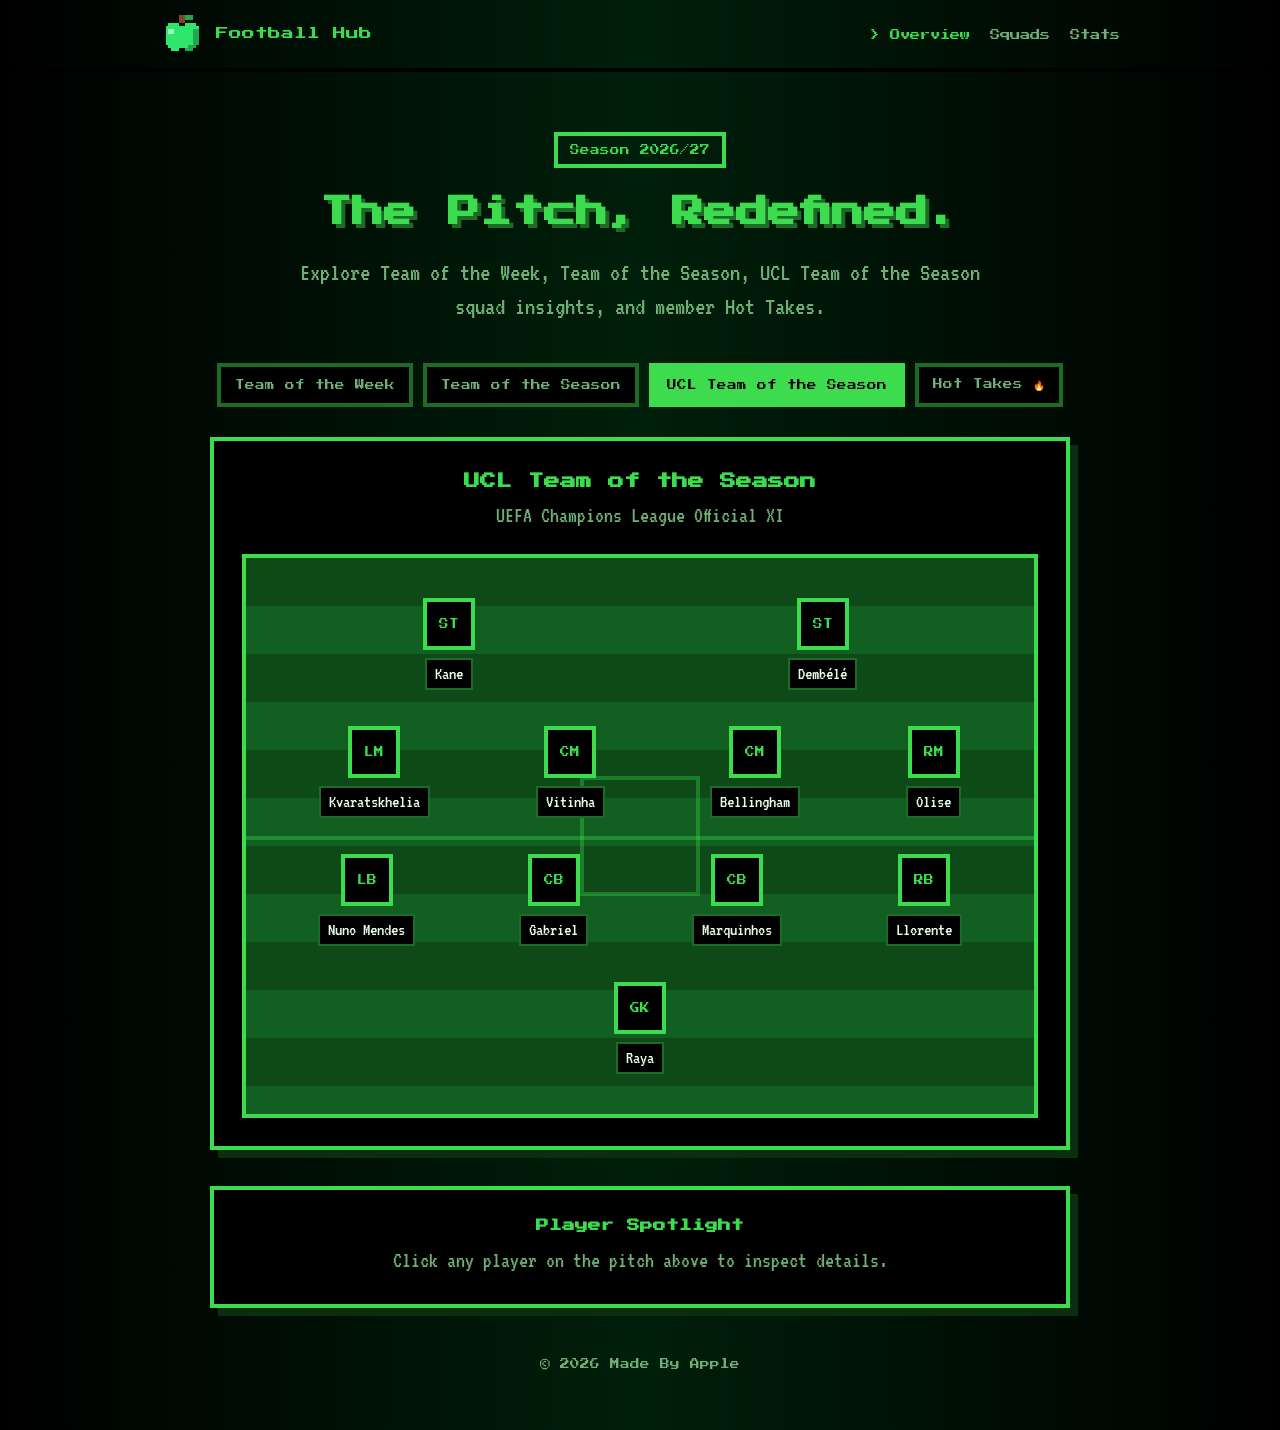
<file: AppleFC/index.html>
<!DOCTYPE html>
<html lang="en">
<head>
  <meta charset="UTF-8">
  <meta name="viewport" content="width=device-width, initial-scale=1.0">
  <title>Apples Football Hub</title>
  <link rel="icon" type="image/png" href="[data-uri]">
  <link rel="preconnect" href="https://fonts.googleapis.com">
  <link rel="preconnect" href="https://fonts.gstatic.com" crossorigin>
  <link href="https://fonts.googleapis.com/css2?family=Press+Start+2P&family=VT323&display=swap" rel="stylesheet">
  <link rel="stylesheet" href="style.css">
</head>
<body>

  <nav class="navbar">
    <div class="nav-container">
      <a href="index.html" class="brand">
        <img src="[data-uri]" alt="" class="logo">
        <span>Football Hub</span>
      </a>
      <ul class="nav-links">
        <li><a href="index.html" class="nav-item active">Overview</a></li>
        <li><a href="squads.html" class="nav-item">Squads</a></li>
        <li><a href="stats.html" class="nav-item">Stats</a></li>
      </ul>
    </div>
  </nav>

  <header class="hero-section">
    <span class="badge">Season 2026/27</span>
    <h1>The Pitch, Redefined.</h1>
    <p>Explore Team of the Week, Team of the Season, UCL Team of the Season squad insights, and member Hot Takes.</p>
  </header>

  <main class="hub-container">

    <section class="tab-section">
      <div class="tabs">
        <button class="tab-btn" onclick="switchCategory('totw', this)">Team of the Week</button>
        <button class="tab-btn" onclick="switchCategory('tots', this)">Team of the Season</button>
        <button class="tab-btn active" onclick="switchCategory('ucl', this)">UCL Team of the Season</button>
        <button class="tab-btn" onclick="switchCategory('hotTakes', this)">Hot Takes 🔥</button>
      </div>
    </section>

    <section class="pitch-card-wrapper" id="squad-view">
      <div class="card-header">
        <h2 id="category-title">UCL Team of the Season</h2>
        <p id="category-sub">UEFA Champions League Official XI</p>
      </div>

      <div class="pitch">
        <div class="pitch-line center-circle"></div>
        <div class="pitch-line half-line"></div>

        <div class="pitch-row" id="row-forwards"></div>
        <div class="pitch-row" id="row-midfielders"></div>
        <div class="pitch-row" id="row-defenders"></div>
        <div class="pitch-row" id="row-gk"></div>
      </div>
    </section>

    <section class="pitch-card-wrapper" id="hot-takes-view" hidden>
      <div class="card-header">
        <h2>Member Hot Takes 🔥</h2>
        <p>Share your boldest predictions and controversial football opinions.</p>
      </div>

      <div id="hot-takes-feed" class="hot-takes-feed"></div>

      <div class="post-take-box">
        <form id="hot-take-form" class="take-form" onsubmit="handlePostTake(event)">
          <input type="text" id="take-author" class="text-input" placeholder="Your Name or @handle" required>
          <textarea id="take-content" class="text-input" rows="3" placeholder="What's your hot take? (e.g., Lamine Yamal will win 3 Ballon d'Ors before turning 22...)" required></textarea>
          <button type="submit" class="submit-btn">Post Hot Take 🔥</button>
        </form>
      </div>
    </section>

    <section class="inspector-section" id="inspector-section">
      <div class="glass-card">
        <h3>Player Spotlight</h3>
        <p class="hint" id="spotlight-hint">Click any player on the pitch above to inspect details.</p>
        <div id="player-details" hidden>
          <h2 id="spotlight-name">Player Name</h2>
          <div class="stats-grid">
            <div class="stat-box">
              <span class="stat-label">Position</span>
              <span class="stat-val" id="spotlight-pos">-</span>
            </div>
            <div class="stat-box">
              <span class="stat-label">Rating / Pos</span>
              <span class="stat-val" id="spotlight-rating">-</span>
            </div>
            <div class="stat-box">
              <span class="stat-label">Club</span>
              <span class="stat-val" id="spotlight-club">-</span>
            </div>
          </div>
        </div>
      </div>
    </section>

  </main>

  <footer>
    <p>&copy; 2026 Made By Apple</p>
  </footer>

  <script>
    const squadData = {
      totw: {
        title: "Team of the Week",
        subtitle: "Matchday 6 • 2026/27 Season",
        players: {
          forwards: [
            { name: "K. Mbappé", pos: "LW", rating: 94, club: "Real Madrid" },
            { name: "E. Haaland", pos: "ST", rating: 93, club: "Man City" },
            { name: "M. Olise", pos: "RW", rating: 89, club: "Bayern Munich" }
          ],
          midfielders: [
            { name: "J. Bellingham", pos: "CAM", rating: 92, club: "Real Madrid" },
            { name: "Rodri", pos: "CDM", rating: 92, club: "Man City" },
            { name: "J. Musiala", pos: "CAM", rating: 91, club: "Bayern Munich" }
          ],
          defenders: [
            { name: "A. Davies", pos: "LB", rating: 88, club: "Bayern Munich" },
            { name: "W. Saliba", pos: "CB", rating: 90, club: "Arsenal" },
            { name: "V. van Dijk", pos: "CB", rating: 91, club: "Liverpool" },
            { name: "A. Hakimi", pos: "RB", rating: 89, club: "PSG" }
          ],
          gk: [
            { name: "G. Donnarumma", pos: "GK", rating: 90, club: "PSG" }
          ]
        }
      },
      tots: {
        title: "Team of the Season",
        subtitle: "2026/27 European Elite Form",
        players: {
          forwards: [
            { name: "Raphinha", pos: "LW", rating: 94, club: "Barcelona" },
            { name: "K. Mbappé", pos: "ST", rating: 95, club: "Real Madrid" },
            { name: "L. Yamal", pos: "RW", rating: 94, club: "Barcelona" }
          ],
          midfielders: [
            { name: "J. Bellingham", pos: "CAM", rating: 93, club: "Real Madrid" },
            { name: "Vitinha", pos: "CM", rating: 91, club: "PSG" },
            { name: "M. Olise", pos: "CAM", rating: 92, club: "Bayern Munich" }
          ],
          defenders: [
            { name: "M. Mittelstädt", pos: "LB", rating: 88, club: "Stuttgart" },
            { name: "W. Saliba", pos: "CB", rating: 91, club: "Arsenal" },
            { name: "R. Dias", pos: "CB", rating: 92, club: "Man City" },
            { name: "J. Koundé", pos: "RB", rating: 90, club: "Barcelona" }
          ],
          gk: [
            { name: "G. Donnarumma", pos: "GK", rating: 92, club: "PSG" }
          ]
        }
      },
      ucl: {
        title: "UCL Team of the Season",
        subtitle: "UEFA Champions League Official XI",
        players: {
          forwards: [
            { name: "Kane", pos: "ST", rating: "ST", club: "Bayern Munich" },
            { name: "Dembélé", pos: "ST", rating: "ST", club: "PSG" }
          ],
          midfielders: [
            { name: "Kvaratskhelia", pos: "LM", rating: "LM", club: "Napoli" },
            { name: "Vitinha", pos: "CM", rating: "CM", club: "PSG" },
            { name: "Bellingham", pos: "CM", rating: "CM", club: "Real Madrid" },
            { name: "Olise", pos: "RM", rating: "RM", club: "Bayern Munich" }
          ],
          defenders: [
            { name: "Nuno Mendes", pos: "LB", rating: "LB", club: "PSG" },
            { name: "Gabriel", pos: "CB", rating: "CB", club: "Arsenal" },
            { name: "Marquinhos", pos: "CB", rating: "CB", club: "PSG" },
            { name: "Llorente", pos: "RB", rating: "RB", club: "Atlético Madrid" }
          ],
          gk: [
            { name: "Raya", pos: "GK", rating: "GK", club: "Arsenal" }
          ]
        }
      }
    };

    const hotTakesList = [
      { author: "Alex_FCB", text: "Lamine Yamal is already more impactful than Prime Neymar was at Santos.", time: "2h ago" },
      { author: "TacticalGooner", text: "Arsenal will win the Champions League undefeated this season.", time: "5h ago" },
      { author: "HaalandFan99", text: "Erling Haaland will break the all-time Champions League single-season scoring record.", time: "1d ago" }
    ];

    function renderSquad(key) {
      const squad = squadData[key];

      document.getElementById('category-title').textContent = squad.title;
      document.getElementById('category-sub').textContent = squad.subtitle;

      renderRow('row-forwards', squad.players.forwards);
      renderRow('row-midfielders', squad.players.midfielders);
      renderRow('row-defenders', squad.players.defenders);
      renderRow('row-gk', squad.players.gk);
    }

    function renderRow(rowId, playerList) {
      const container = document.getElementById(rowId);
      container.innerHTML = '';

      playerList.forEach(player => {
        const card = document.createElement('div');
        card.className = 'player-card';
        card.onclick = () => selectPlayer(player);

        card.innerHTML = `
          <div class="player-badge">${player.rating}</div>
          <div class="player-name">${player.name}</div>
        `;

        container.appendChild(card);
      });
    }

    function switchCategory(key, element) {
      document.querySelectorAll('.tab-btn').forEach(btn => btn.classList.remove('active'));
      element.classList.add('active');

      const showHotTakes = key === 'hotTakes';

      document.getElementById('squad-view').hidden = showHotTakes;
      document.getElementById('inspector-section').hidden = showHotTakes;
      document.getElementById('hot-takes-view').hidden = !showHotTakes;

      if (showHotTakes) {
        renderHotTakes();
      } else {
        renderSquad(key);
      }
    }

    function selectPlayer(player) {
      document.getElementById('spotlight-hint').hidden = true;
      document.getElementById('player-details').hidden = false;

      document.getElementById('spotlight-name').textContent = player.name;
      document.getElementById('spotlight-pos').textContent = player.pos;
      document.getElementById('spotlight-rating').textContent = player.rating;
      document.getElementById('spotlight-club').textContent = player.club;
    }

    function renderHotTakes() {
      const container = document.getElementById('hot-takes-feed');
      container.innerHTML = '';

      hotTakesList.forEach(take => {
        const card = document.createElement('div');
        card.className = 'take-card';
        card.innerHTML = `
          <div class="take-header">
            <span class="take-author">${take.author}</span>
            <span class="take-time">${take.time}</span>
          </div>
          <p class="take-text">"${take.text}"</p>
        `;
        container.appendChild(card);
      });
    }

    function handlePostTake(e) {
      e.preventDefault();
      const authorInput = document.getElementById('take-author');
      const textInput = document.getElementById('take-content');

      hotTakesList.unshift({
        author: authorInput.value.trim(),
        text: textInput.value.trim(),
        time: "Just now"
      });
      renderHotTakes();

      authorInput.value = '';
      textInput.value = '';
    }

    document.addEventListener('DOMContentLoaded', () => {
      renderSquad('ucl');
    });
  </script>
</body>
</html>
</file>
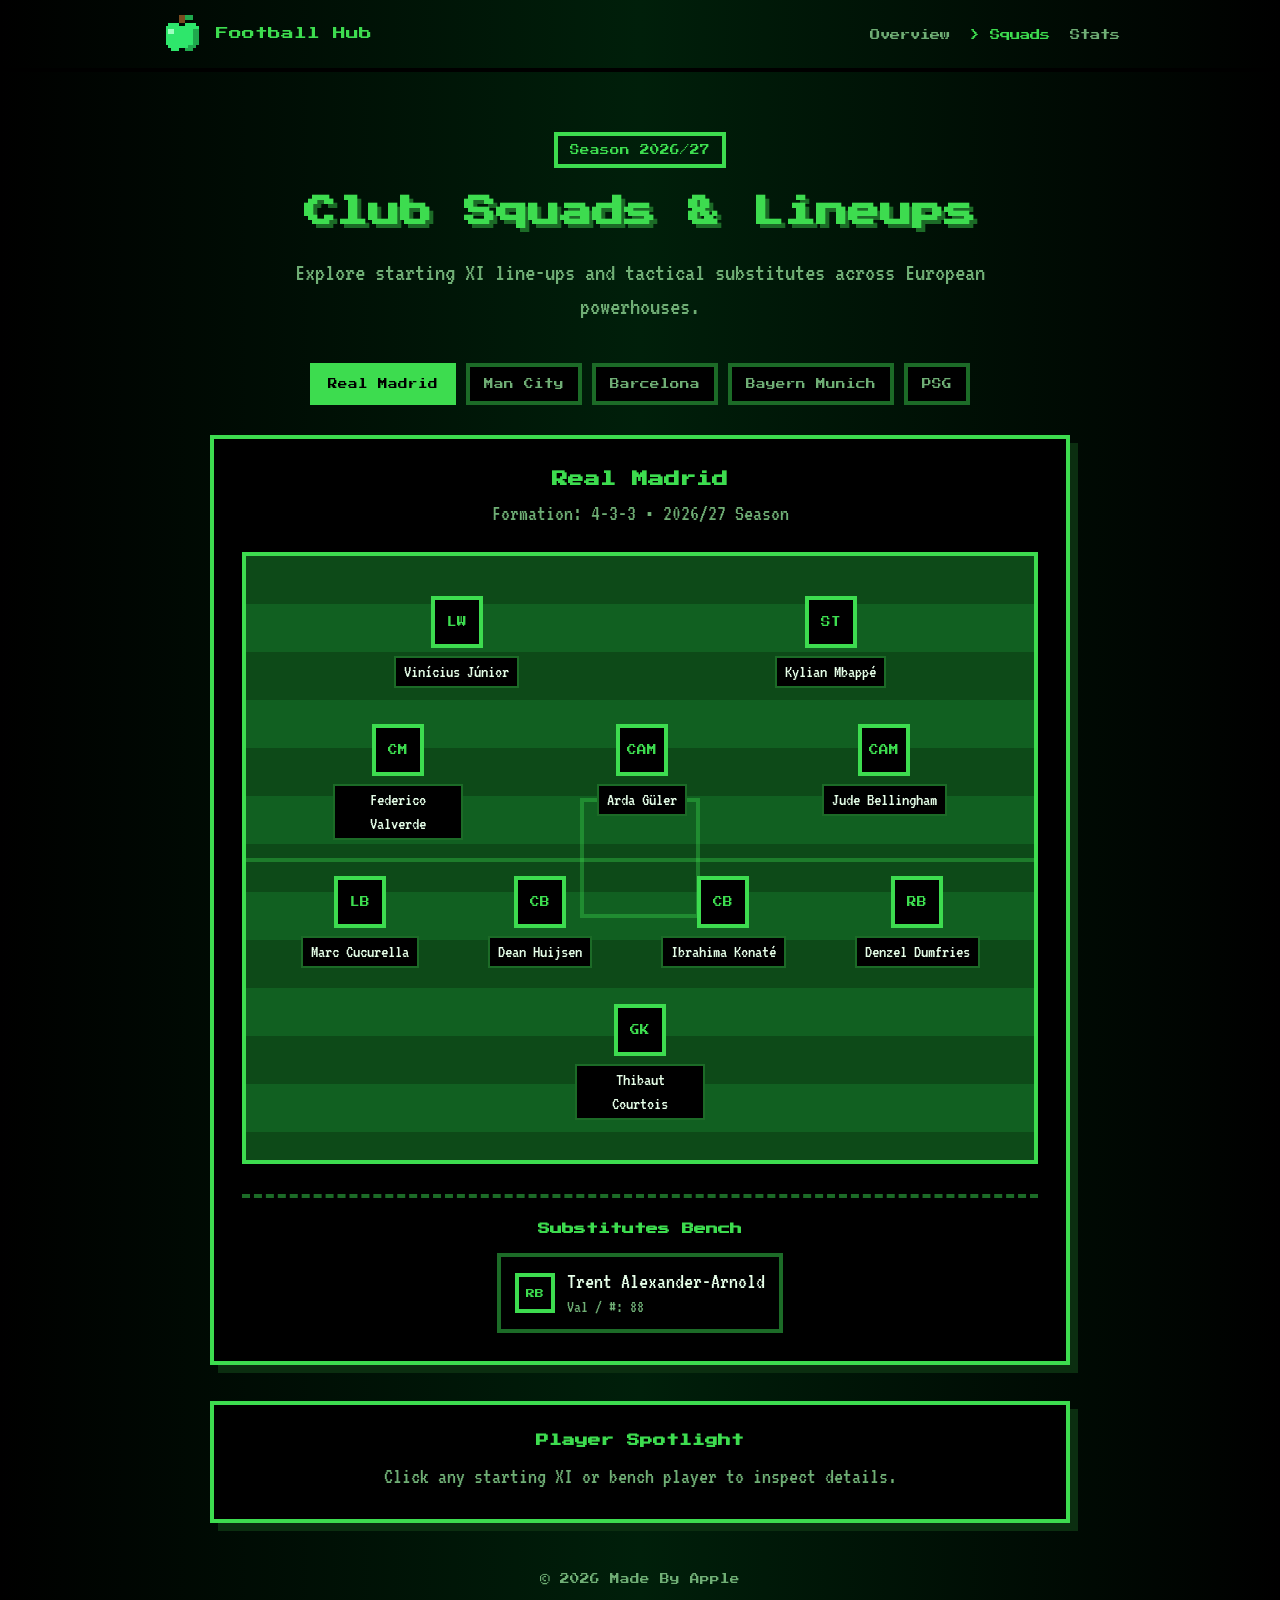
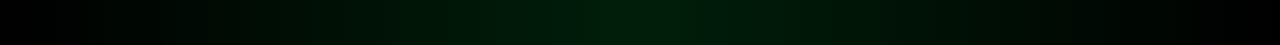
<file: AppleFC/squads.html>
<!DOCTYPE html>
<html lang="en">
<head>
  <meta charset="UTF-8">
  <meta name="viewport" content="width=device-width, initial-scale=1.0">
  <title>Apples Football Hub - Squads</title>
  <link rel="icon" type="image/png" href="[data-uri]">
  <link rel="preconnect" href="https://fonts.googleapis.com">
  <link rel="preconnect" href="https://fonts.gstatic.com" crossorigin>
  <link href="https://fonts.googleapis.com/css2?family=Press+Start+2P&family=VT323&display=swap" rel="stylesheet">
  <link rel="stylesheet" href="style.css">
</head>
<body>

  <nav class="navbar">
    <div class="nav-container">
      <a href="index.html" class="brand">
        <img src="[data-uri]" alt="" class="logo">
        <span>Football Hub</span>
      </a>
      <ul class="nav-links">
        <li><a href="index.html" class="nav-item">Overview</a></li>
        <li><a href="squads.html" class="nav-item active">Squads</a></li>
        <li><a href="stats.html" class="nav-item">Stats</a></li>
      </ul>
    </div>
  </nav>

  <header class="hero-section">
    <span class="badge">Season 2026/27</span>
    <h1>Club Squads &amp; Lineups</h1>
    <p>Explore starting XI line-ups and tactical substitutes across European powerhouses.</p>
  </header>

  <main class="hub-container">

    <section class="tab-section">
      <div class="tabs">
        <button class="tab-btn active" onclick="switchTeam('realmadrid', this)">Real Madrid</button>
        <button class="tab-btn" onclick="switchTeam('mancity', this)">Man City</button>
        <button class="tab-btn" onclick="switchTeam('barcelona', this)">Barcelona</button>
        <button class="tab-btn" onclick="switchTeam('bayern', this)">Bayern Munich</button>
        <button class="tab-btn" onclick="switchTeam('psg', this)">PSG</button>
      </div>
    </section>

    <section class="pitch-card-wrapper">
      <div class="card-header">
        <h2 id="team-title">Real Madrid</h2>
        <p id="team-sub">Formation: 4-3-3 • 2026/27 Season</p>
      </div>

      <div class="pitch">
        <div class="pitch-line center-circle"></div>
        <div class="pitch-line half-line"></div>

        <div class="pitch-row" id="row-forwards"></div>
        <div class="pitch-row" id="row-midfielders"></div>
        <div class="pitch-row" id="row-defenders"></div>
        <div class="pitch-row" id="row-gk"></div>
      </div>

      <div class="subs-section">
        <h3 class="subs-title">Substitutes Bench</h3>
        <div class="subs-grid" id="subs-container"></div>
      </div>
    </section>

    <section class="inspector-section">
      <div class="glass-card">
        <h3>Player Spotlight</h3>
        <p class="hint" id="spotlight-hint">Click any starting XI or bench player to inspect details.</p>
        <div id="player-details" hidden>
          <h2 id="spotlight-name">Player Name</h2>
          <div class="stats-grid">
            <div class="stat-box">
              <span class="stat-label">Position</span>
              <span class="stat-val" id="spotlight-pos">-</span>
            </div>
            <div class="stat-box">
              <span class="stat-label">Jersey # / OVR</span>
              <span class="stat-val" id="spotlight-rating">-</span>
            </div>
            <div class="stat-box">
              <span class="stat-label">Role</span>
              <span class="stat-val" id="spotlight-role">-</span>
            </div>
          </div>
        </div>
      </div>
    </section>

  </main>

  <footer>
    <p>&copy; 2026 Made By Apple</p>
  </footer>

  <script>
    const teamSquads = {
      realmadrid: {
        title: "Real Madrid",
        subtitle: "Formation: 4-3-3 • 2026/27 Season",
        xi: {
          forwards: [
            { name: "Vinícius Júnior", pos: "LW", rating: "92", role: "Starter" },
            { name: "Kylian Mbappé", pos: "ST", rating: "95", role: "Starter" }
          ],
          midfielders: [
            { name: "Federico Valverde", pos: "CM", rating: "90", role: "Starter" },
            { name: "Arda Güler", pos: "CAM", rating: "84", role: "Starter" },
            { name: "Jude Bellingham", pos: "CAM", rating: "93", role: "Starter" }
          ],
          defenders: [
            { name: "Marc Cucurella", pos: "LB", rating: "84", role: "Starter" },
            { name: "Dean Huijsen", pos: "CB", rating: "81", role: "Starter" },
            { name: "Ibrahima Konaté", pos: "CB", rating: "87", role: "Starter" },
            { name: "Denzel Dumfries", pos: "RB", rating: "85", role: "Starter" }
          ],
          gk: [
            { name: "Thibaut Courtois", pos: "GK", rating: "91", role: "Starter" }
          ]
        },
        subs: [
          { name: "Trent Alexander-Arnold", pos: "RB", rating: "88", role: "Substitute" }
        ]
      },
      mancity: {
        title: "Manchester City",
        subtitle: "Tactical Setup • 2026/27 Season",
        xi: {
          forwards: [
            { name: "Erling Haaland", pos: "ST", rating: "94", role: "Starter" }
          ],
          midfielders: [
            { name: "Antoine Semenyo", pos: "RW", rating: "82", role: "Starter" },
            { name: "Rayan Cherki", pos: "CAM", rating: "83", role: "Starter" },
            { name: "Iliman Ndiaye", pos: "CAM", rating: "81", role: "Starter" },
            { name: "Elliot Anderson", pos: "CM", rating: "80", role: "Starter" },
            { name: "Enzo Fernández", pos: "CM", rating: "87", role: "Starter" }
          ],
          defenders: [
            { name: "Joško Gvardiol", pos: "LB", rating: "86", role: "Starter" },
            { name: "Marc Guéhi", pos: "CB", rating: "84", role: "Starter" },
            { name: "Rúben Dias", pos: "CB", rating: "91", role: "Starter" },
            { name: "Matheus Nunes", pos: "RB", rating: "82", role: "Starter" }
          ],
          gk: [
            { name: "Gianluigi Donnarumma", pos: "GK", rating: "91", role: "Starter" }
          ]
        },
        subs: []
      },
      barcelona: {
        title: "FC Barcelona",
        subtitle: "Formation: 4-3-3 • 2026/27 Season",
        xi: {
          forwards: [
            { name: "Anthony Gordon", pos: "LW", rating: "85", role: "Starter" },
            { name: "Raphinha", pos: "ST", rating: "92", role: "Starter" },
            { name: "Lamine Yamal", pos: "RW", rating: "93", role: "Starter" }
          ],
          midfielders: [
            { name: "Pedri", pos: "CM", rating: "90", role: "Starter" },
            { name: "Rodri", pos: "CDM", rating: "92", role: "Starter" },
            { name: "Fermín López", pos: "CM", rating: "84", role: "Starter" }
          ],
          defenders: [
            { name: "João Cancelo", pos: "LB", rating: "86", role: "Starter" },
            { name: "Pau Cubarsí", pos: "CB", rating: "84", role: "Starter" },
            { name: "Andreas Christensen", pos: "CB", rating: "83", role: "Starter" },
            { name: "Eric Garcia", pos: "RB", rating: "80", role: "Starter" }
          ],
          gk: [
            { name: "Dominik Livaković", pos: "GK", rating: "84", role: "Starter" }
          ]
        },
        subs: []
      },
      bayern: {
        title: "Bayern Munich",
        subtitle: "Formation: 4-2-3-1 • 2026/27 Season",
        xi: {
          forwards: [
            { name: "Harry Kane", pos: "ST", rating: "#9", role: "Starter" },
            { name: "Luis Díaz", pos: "LW", rating: "#14", role: "Starter" },
            { name: "Jamal Musiala", pos: "CAM", rating: "#10", role: "Starter" },
            { name: "Michael Olise", pos: "RW", rating: "#17", role: "Starter" }
          ],
          midfielders: [
            { name: "Joshua Kimmich", pos: "CM", rating: "#6", role: "Starter" },
            { name: "Aleksandar Pavlović", pos: "CM", rating: "#45", role: "Starter" }
          ],
          defenders: [
            { name: "Alphonso Davies", pos: "LB", rating: "#19", role: "Starter" },
            { name: "Dayot Upamecano", pos: "CB", rating: "#2", role: "Starter" },
            { name: "Jonathan Tah", pos: "CB", rating: "#4", role: "Starter" },
            { name: "Josip Stanišić", pos: "RB", rating: "#44", role: "Starter" }
          ],
          gk: [
            { name: "Manuel Neuer", pos: "GK", rating: "#1", role: "Starter" }
          ]
        },
        subs: []
      },
      psg: {
        title: "Paris Saint-Germain",
        subtitle: "Formation: 4-3-3 • 2026/27 Season",
        xi: {
          forwards: [
            { name: "Ousmane Dembélé", pos: "RW", rating: "89", role: "Starter" },
            { name: "Khvicha Kvaratskhelia", pos: "ST", rating: "88", role: "Starter" },
            { name: "Désiré Doué", pos: "LW", rating: "83", role: "Starter" }
          ],
          midfielders: [
            { name: "Vitinha", pos: "CM", rating: "90", role: "Starter" },
            { name: "João Neves", pos: "CM", rating: "86", role: "Starter" },
            { name: "Warren Zaïre-Emery", pos: "CM", rating: "85", role: "Starter" }
          ],
          defenders: [
            { name: "Nuno Mendes", pos: "LB", rating: "87", role: "Starter" },
            { name: "Willian Pacho", pos: "CB", rating: "84", role: "Starter" },
            { name: "Marquinhos", pos: "CB", rating: "87", role: "Starter" },
            { name: "Achraf Hakimi", pos: "RB", rating: "89", role: "Starter" }
          ],
          gk: [
            { name: "Matvey Safonov", pos: "GK", rating: "82", role: "Starter" }
          ]
        },
        subs: [
          { name: "Fabián Ruiz", pos: "CM", rating: "85", role: "Substitute" }
        ]
      }
    };

    function renderTeamSquad(key) {
      const team = teamSquads[key];

      document.getElementById('team-title').textContent = team.title;
      document.getElementById('team-sub').textContent = team.subtitle;

      renderRow('row-forwards', team.xi.forwards);
      renderRow('row-midfielders', team.xi.midfielders);
      renderRow('row-defenders', team.xi.defenders);
      renderRow('row-gk', team.xi.gk);

      renderSubs(team.subs);
    }

    function renderRow(rowId, playerList) {
      const container = document.getElementById(rowId);
      container.innerHTML = '';

      if (!playerList) return;

      playerList.forEach(player => {
        const card = document.createElement('div');
        card.className = 'player-card';
        card.onclick = () => selectPlayer(player);

        card.innerHTML = `
          <div class="player-badge">${player.pos}</div>
          <div class="player-name">${player.name}</div>
        `;

        container.appendChild(card);
      });
    }

    function renderSubs(subsList) {
      const container = document.getElementById('subs-container');
      container.innerHTML = '';

      if (!subsList || subsList.length === 0) {
        container.innerHTML = '<p class="hint">No substitutes listed for this matchday squad.</p>';
        return;
      }

      subsList.forEach(player => {
        const subCard = document.createElement('div');
        subCard.className = 'sub-card';
        subCard.onclick = () => selectPlayer(player);

        subCard.innerHTML = `
          <div class="sub-badge">${player.pos}</div>
          <div class="sub-info">
            <span class="sub-name">${player.name}</span>
            <span class="sub-pos">Val / #: ${player.rating}</span>
          </div>
        `;

        container.appendChild(subCard);
      });
    }

    function switchTeam(key, element) {
      document.querySelectorAll('.tab-btn').forEach(btn => btn.classList.remove('active'));
      element.classList.add('active');
      renderTeamSquad(key);
    }

    function selectPlayer(player) {
      document.getElementById('spotlight-hint').hidden = true;
      document.getElementById('player-details').hidden = false;

      document.getElementById('spotlight-name').textContent = player.name;
      document.getElementById('spotlight-pos').textContent = player.pos;
      document.getElementById('spotlight-rating').textContent = player.rating;
      document.getElementById('spotlight-role').textContent = player.role;
    }

    document.addEventListener('DOMContentLoaded', () => {
      renderTeamSquad('realmadrid');
    });
  </script>
</body>
</html>
</file>
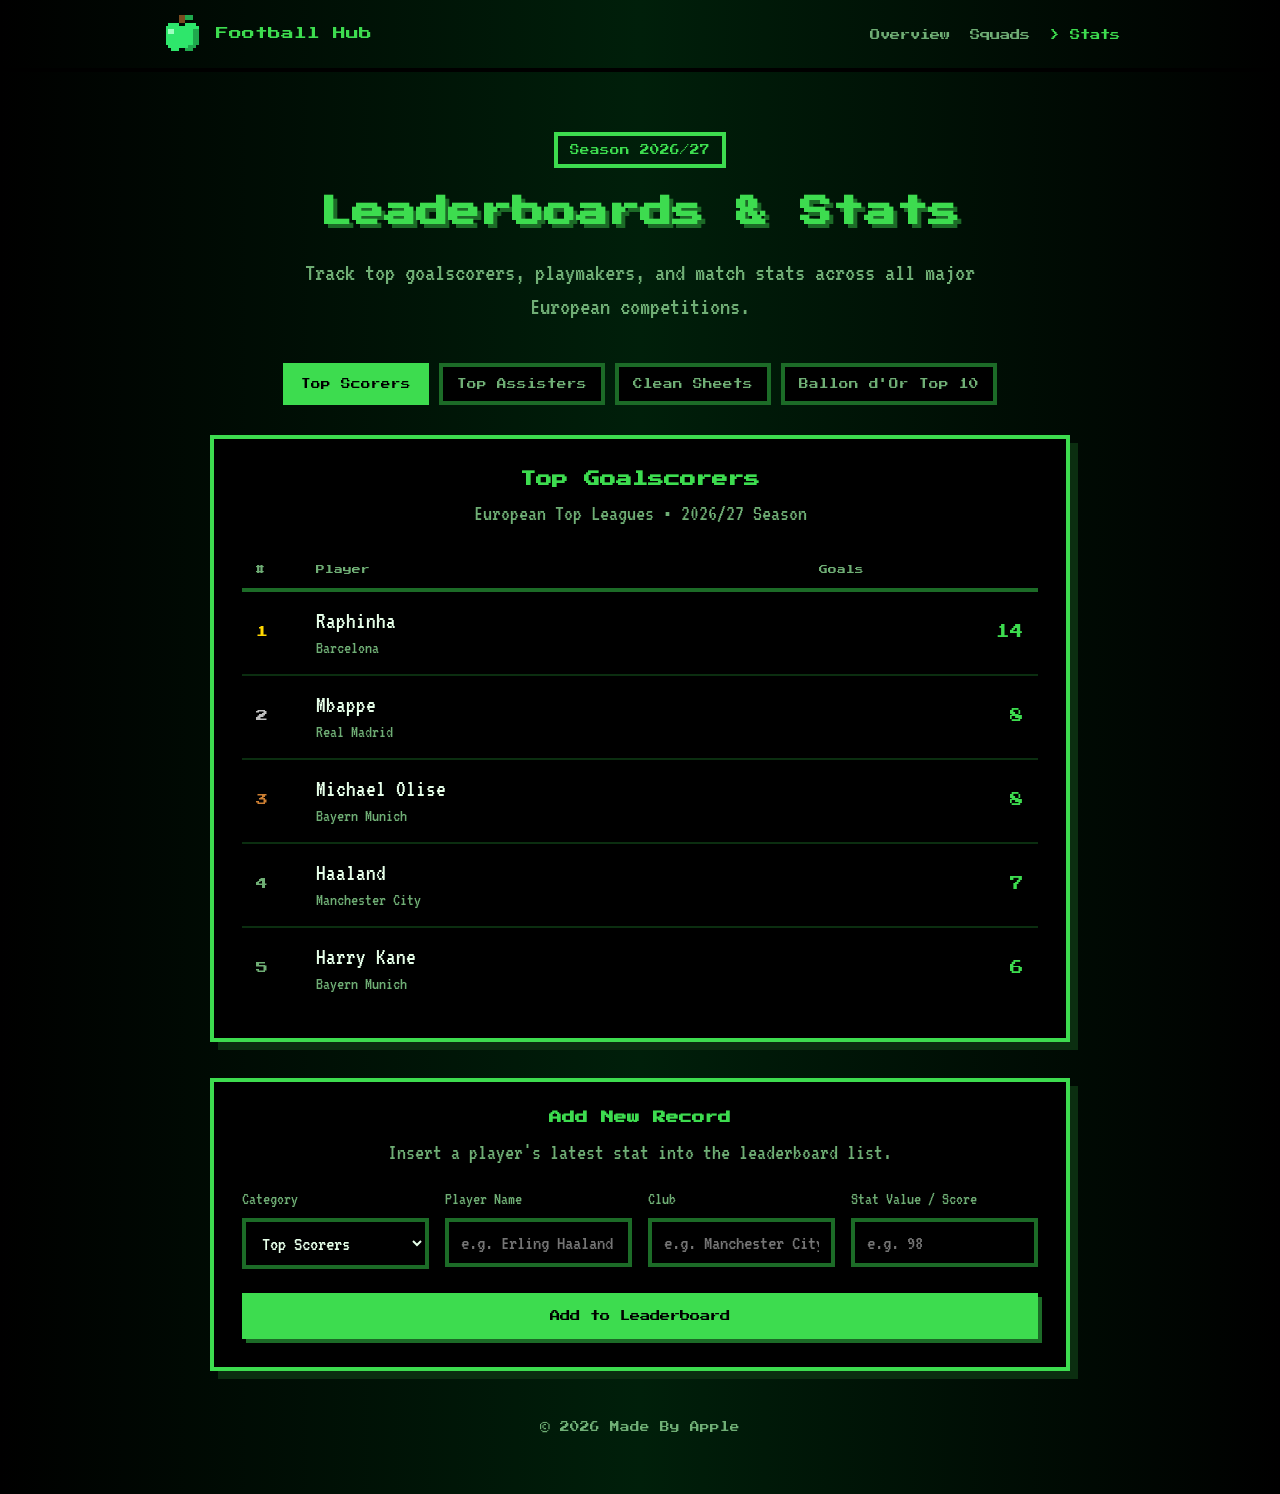
<file: AppleFC/stats.html>
<!DOCTYPE html>
<html lang="en">
<head>
  <meta charset="UTF-8">
  <meta name="viewport" content="width=device-width, initial-scale=1.0">
  <title>Apples Football Hub - Leaderboards & Stats</title>
  <link rel="icon" type="image/png" href="[data-uri]">
  <link rel="preconnect" href="https://fonts.googleapis.com">
  <link rel="preconnect" href="https://fonts.gstatic.com" crossorigin>
  <link href="https://fonts.googleapis.com/css2?family=Press+Start+2P&family=VT323&display=swap" rel="stylesheet">
  <link rel="stylesheet" href="style.css">
</head>
<body>

  <nav class="navbar">
    <div class="nav-container">
      <a href="index.html" class="brand">
        <img src="[data-uri]" alt="" class="logo">
        <span>Football Hub</span>
      </a>
      <ul class="nav-links">
        <li><a href="index.html" class="nav-item">Overview</a></li>
        <li><a href="squads.html" class="nav-item">Squads</a></li>
        <li><a href="stats.html" class="nav-item active">Stats</a></li>
      </ul>
    </div>
  </nav>

  <header class="hero-section">
    <span class="badge">Season 2026/27</span>
    <h1>Leaderboards &amp; Stats</h1>
    <p>Track top goalscorers, playmakers, and match stats across all major European competitions.</p>
  </header>

  <main class="hub-container">

    <section class="tab-section">
      <div class="tabs">
        <button class="tab-btn active" onclick="switchCategory('scorers', this)">Top Scorers</button>
        <button class="tab-btn" onclick="switchCategory('assisters', this)">Top Assisters</button>
        <button class="tab-btn" onclick="switchCategory('cleanSheets', this)">Clean Sheets</button>
        <button class="tab-btn" onclick="switchCategory('ballonDor', this)">Ballon d'Or Top 10</button>
      </div>
    </section>

    <section class="stats-card-wrapper">
      <div class="card-header">
        <h2 id="category-title">Top Goalscorers</h2>
        <p id="category-sub">European Top Leagues • 2026/27 Season</p>
      </div>

      <table class="leaderboard-table">
        <thead>
          <tr>
            <th class="rank-cell">#</th>
            <th>Player</th>
            <th class="metric-head" id="metric-header">Goals</th>
          </tr>
        </thead>
        <tbody id="stats-list"></tbody>
      </table>
    </section>

    <section class="admin-section">
      <div class="admin-card">
        <h3>Add New Record</h3>
        <p class="hint">Insert a player's latest stat into the leaderboard list.</p>

        <form id="add-stat-form" onsubmit="handleAddStat(event)">
          <div class="form-grid">
            <div class="form-group">
              <label for="category-select">Category</label>
              <select id="category-select" required>
                <option value="scorers">Top Scorers</option>
                <option value="assisters">Top Assisters</option>
                <option value="cleanSheets">Clean Sheets</option>
                <option value="ballonDor">Ballon d'Or 2026</option>
              </select>
            </div>

            <div class="form-group">
              <label for="player-name">Player Name</label>
              <input type="text" id="player-name" placeholder="e.g. Erling Haaland" required>
            </div>

            <div class="form-group">
              <label for="player-club">Club</label>
              <input type="text" id="player-club" placeholder="e.g. Manchester City" required>
            </div>

            <div class="form-group">
              <label for="stat-val">Stat Value / Score</label>
              <input type="number" id="stat-val" min="0" placeholder="e.g. 98" required>
            </div>

            <button type="submit" class="submit-btn">Add to Leaderboard</button>
          </div>
        </form>
      </div>
    </section>

  </main>

  <footer>
    <p>&copy; 2026 Made By Apple</p>
  </footer>

  <script>
    const statsData = {
      scorers: {
        title: "Top Goalscorers",
        subtitle: "European Top Leagues • 2026/27 Season",
        metricName: "Goals",
        list: [
          { name: "Raphinha", club: "Barcelona", val: 14 },
          { name: "Mbappe", club: "Real Madrid", val: 8 },
          { name: "Michael Olise", club: "Bayern Munich", val: 8 },
          { name: "Haaland", club: "Manchester City", val: 7 },
          { name: "Harry Kane", club: "Bayern Munich", val: 6 }
        ]
      },
      assisters: {
        title: "Top Assisters",
        subtitle: "European Top Leagues • 2026/27 Season",
        metricName: "Assists",
        list: [
          { name: "Anthony Gordon", club: "Barcelona", val: 5 },
          { name: "Javi Hernández", club: "Espanyol", val: 5 },
          { name: "Lamine Yamal", club: "Barcelona", val: 4 },
          { name: "Pascal Groß", club: "Brighton", val: 4 },
          { name: "Marco Grüll", club: "Werder Bremen", val: 4 }
        ]
      },
      cleanSheets: {
        title: "Clean Sheets",
        subtitle: "European Top Leagues • 2026/27 Season",
        metricName: "Shutouts",
        list: [
          { name: "Jordan Pickford", club: "Everton", val: 3 },
          { name: "Alisson", club: "Liverpool", val: 3 },
          { name: "Konstantinos Tzolakis", club: "Hull City", val: 3 },
          { name: "David Raya", club: "Arsenal", val: 3 }
        ]
      },
      ballonDor: {
        title: "2026 Ballon d'Or Power Rankings",
        subtitle: "Top Candidates • 2026/27 Season",
        metricName: "Rating",
        list: [
          { name: "Lamine Yamal", club: "Barcelona", val: 99 },
          { name: "Harry Kane", club: "Bayern Munich", val: 97 },
          { name: "Rodri", club: "Barcelona", val: 91 },
          { name: "Kylian Mbappé", club: "Real Madrid", val: 94 },
          { name: "Raphina", club: "Barcelona", val: 92 },
          { name: "Ousmane Dembélé", club: "Paris Saint-Germain", val: 90 },
          { name: "Michael Olise", club: "Bayern Munich", val: 88 },
          { name: "Erling Haaland", club: "Manchester City", val: 87 },
          { name: "Kvaratskhelia", club: "Paris Saint-Germain", val: 92 },
          { name: "Vinícius Júnior", club: "Real Madrid", val: 84 }
        ]
      }
    };

    const categoryKeys = ['scorers', 'assisters', 'cleanSheets', 'ballonDor'];
    let activeCategory = 'scorers';

    function renderLeaderboard(categoryKey) {
      const category = statsData[categoryKey];

      document.getElementById('category-title').textContent = category.title;
      document.getElementById('category-sub').textContent = category.subtitle;
      document.getElementById('metric-header').textContent = category.metricName;

      category.list.sort((a, b) => b.val - a.val);

      const tbody = document.getElementById('stats-list');
      tbody.innerHTML = '';

      category.list.forEach((item, index) => {
        const rank = index + 1;
        const rankClass = rank <= 3 ? `rank-${rank}` : '';

        const row = document.createElement('tr');
        row.innerHTML = `
          <td class="rank-cell ${rankClass}">${rank}</td>
          <td>
            <div class="player-cell">
              <span class="player-name-text">${item.name}</span>
              <span class="player-club-text">${item.club}</span>
            </div>
          </td>
          <td class="metric-cell">${item.val}</td>
        `;
        tbody.appendChild(row);
      });
    }

    function switchCategory(key, element) {
      activeCategory = key;
      document.querySelectorAll('.tab-btn').forEach(btn => btn.classList.remove('active'));
      element.classList.add('active');
      renderLeaderboard(key);
    }

    function handleAddStat(e) {
      e.preventDefault();

      const category = document.getElementById('category-select').value;
      const nameInput = document.getElementById('player-name');
      const clubInput = document.getElementById('player-club');
      const valInput = document.getElementById('stat-val');

      statsData[category].list.push({
        name: nameInput.value.trim(),
        club: clubInput.value.trim(),
        val: parseInt(valInput.value, 10)
      });

      if (category === activeCategory) {
        renderLeaderboard(activeCategory);
      } else {
        const buttons = document.querySelectorAll('.tab-btn');
        switchCategory(category, buttons[categoryKeys.indexOf(category)]);
      }

      nameInput.value = '';
      clubInput.value = '';
      valInput.value = '';
    }

    document.addEventListener('DOMContentLoaded', () => {
      renderLeaderboard('scorers');
    });
  </script>
</body>
</html>
</file>
<file: AppleFC/style.css>
:root {
  --black: #000000;
  --green: #3ddc4f;
  --green-dim: #1c6b27;
  --green-deep: #0b2e10;
  --pitch-a: #0d4a18;
  --pitch-b: #116021;
  --text: #e6ffe9;
  --muted: #6fae75;
  --pixel-font: 'Press Start 2P', monospace;
  --body-font: 'VT323', monospace;
}

* {
  box-sizing: border-box;
  margin: 0;
  padding: 0;
  border-radius: 0;
}

body {
  background: linear-gradient(90deg, #000000, #001f0a, #000000);
  color: var(--text);
  font-family: var(--body-font);
  font-size: 1.4rem;
  line-height: 1.3;
  padding-bottom: 60px;
}

img {
  image-rendering: pixelated;
}

a:focus-visible,
button:focus-visible,
input:focus-visible,
select:focus-visible,
textarea:focus-visible {
  outline: 4px dashed var(--green);
  outline-offset: 2px;
}

.navbar {
  position: sticky;
  top: 0;
  z-index: 100;
  background: linear-gradient(90deg, #000000, #001f0a, #000000);
  border-bottom: 4px solid black;
}

.nav-container {
  max-width: 1000px;
  margin: 0 auto;
  display: flex;
  flex-wrap: wrap;
  justify-content: space-between;
  align-items: center;
  gap: 12px;
  padding: 12px 20px;
}

.brand {
  display: flex;
  align-items: center;
  gap: 12px;
  color: var(--green);
  text-decoration: none;
  font-family: var(--pixel-font);
  font-size: 0.8rem;
}

.logo {
  height: 44px;
}

.nav-links {
  display: flex;
  flex-wrap: wrap;
  list-style: none;
  gap: 20px;
}

.nav-item {
  color: var(--muted);
  text-decoration: none;
  font-family: var(--pixel-font);
  font-size: 0.65rem;
}

.nav-item:hover,
.nav-item.active {
  color: var(--green);
}

.nav-item.active::before {
  content: '> ';
}

.hero-section {
  text-align: center;
  padding: 60px 20px 40px;
  max-width: 760px;
  margin: 0 auto;
}

.badge {
  display: inline-block;
  margin-bottom: 20px;
  padding: 8px 12px;
  border: 4px solid var(--green);
  color: var(--green);
  font-family: var(--pixel-font);
  font-size: 0.6rem;
}

.hero-section h1 {
  font-family: var(--pixel-font);
  font-size: clamp(1.2rem, 4.5vw, 2rem);
  line-height: 1.5;
  margin-bottom: 20px;
  color: var(--green);
  text-shadow: 4px 4px 0 var(--green-dim);
}

.hero-section p {
  color: var(--muted);
  font-size: 1.6rem;
}

.hub-container {
  max-width: 900px;
  margin: 0 auto;
  padding: 0 20px;
}

.tab-section {
  display: flex;
  justify-content: center;
  margin-bottom: 30px;
}

.tabs {
  display: flex;
  flex-wrap: wrap;
  justify-content: center;
  gap: 10px;
}

.tab-btn {
  background: var(--black);
  border: 4px solid var(--green-dim);
  color: var(--muted);
  padding: 12px 14px;
  font-family: var(--pixel-font);
  font-size: 0.6rem;
  cursor: pointer;
}

.tab-btn:hover {
  border-color: var(--green);
  color: var(--green);
}

.tab-btn.active {
  background: var(--green);
  border-color: var(--green);
  color: var(--black);
}

.pitch-card-wrapper,
.stats-card-wrapper,
.glass-card,
.admin-card {
  background: var(--black);
  border: 4px solid var(--green);
  box-shadow: 8px 8px 0 var(--green-deep);
  padding: 28px;
}

.card-header {
  text-align: center;
  margin-bottom: 24px;
}

.card-header h2 {
  font-family: var(--pixel-font);
  font-size: 1rem;
  line-height: 1.5;
  color: var(--green);
}

.card-header p {
  color: var(--muted);
  margin-top: 8px;
}

.pitch {
  position: relative;
  background: repeating-linear-gradient(
    180deg,
    var(--pitch-a) 0,
    var(--pitch-a) 48px,
    var(--pitch-b) 48px,
    var(--pitch-b) 96px
  );
  border: 4px solid var(--green);
  padding: 40px 20px;
  display: flex;
  flex-direction: column;
  gap: 36px;
  overflow: hidden;
}

.pitch-line {
  position: absolute;
  border: 4px solid rgba(61, 220, 79, 0.35);
}

.half-line {
  top: 50%;
  left: 0;
  right: 0;
  height: 4px;
  border-width: 2px 0;
}

.center-circle {
  top: 50%;
  left: 50%;
  transform: translate(-50%, -50%);
  width: 120px;
  height: 120px;
}

.pitch-row {
  display: flex;
  justify-content: space-around;
  position: relative;
  z-index: 2;
}

.player-card {
  display: flex;
  flex-direction: column;
  align-items: center;
  max-width: 130px;
  cursor: pointer;
}

.player-card:hover {
  transform: translateY(-4px);
}

.player-badge {
  width: 52px;
  height: 52px;
  display: flex;
  align-items: center;
  justify-content: center;
  background: var(--black);
  border: 4px solid var(--green);
  color: var(--green);
  font-family: var(--pixel-font);
  font-size: 0.6rem;
}

.player-card:hover .player-badge {
  background: var(--green);
  color: var(--black);
}

.player-name {
  margin-top: 8px;
  padding: 2px 8px;
  background: var(--black);
  border: 2px solid var(--green-dim);
  text-align: center;
  font-size: 1.15rem;
}

.subs-section {
  margin-top: 30px;
  padding-top: 24px;
  border-top: 4px dashed var(--green-dim);
}

.subs-title {
  text-align: center;
  margin-bottom: 16px;
  font-family: var(--pixel-font);
  font-size: 0.75rem;
  color: var(--green);
}

.subs-grid {
  display: flex;
  justify-content: center;
  flex-wrap: wrap;
  gap: 16px;
}

.sub-card {
  display: flex;
  align-items: center;
  gap: 12px;
  min-width: 160px;
  padding: 10px 14px;
  border: 4px solid var(--green-dim);
  cursor: pointer;
}

.sub-card:hover {
  border-color: var(--green);
}

.sub-badge {
  width: 40px;
  height: 40px;
  display: flex;
  align-items: center;
  justify-content: center;
  border: 4px solid var(--green);
  color: var(--green);
  font-family: var(--pixel-font);
  font-size: 0.55rem;
}

.sub-info {
  display: flex;
  flex-direction: column;
}

.sub-name {
  color: var(--text);
}

.sub-pos {
  color: var(--muted);
  font-size: 1.1rem;
}

.inspector-section {
  margin-top: 36px;
}

.glass-card {
  text-align: center;
}

.glass-card h3,
.admin-card h3 {
  font-family: var(--pixel-font);
  font-size: 0.8rem;
  color: var(--green);
  margin-bottom: 12px;
  text-align: center;
}

.glass-card h2 {
  font-family: var(--pixel-font);
  font-size: 0.9rem;
  line-height: 1.5;
  margin-top: 8px;
}

.hint {
  color: var(--muted);
}

.admin-card .hint {
  text-align: center;
  margin-bottom: 20px;
}

.stats-grid {
  display: flex;
  flex-wrap: wrap;
  justify-content: center;
  gap: 16px;
  margin-top: 20px;
}

.stat-box {
  min-width: 120px;
  padding: 12px 16px;
  border: 4px solid var(--green-dim);
}

.stat-label {
  display: block;
  margin-bottom: 8px;
  color: var(--muted);
  font-size: 1.1rem;
}

.stat-val {
  font-family: var(--pixel-font);
  font-size: 0.75rem;
  color: var(--green);
}

.hot-takes-feed {
  display: flex;
  flex-direction: column;
  gap: 14px;
  max-height: 420px;
  overflow-y: auto;
  padding-right: 6px;
}

.take-card {
  padding: 16px 20px;
  border: 4px solid var(--green-dim);
}

.take-card:hover {
  border-color: var(--green);
}

.take-header {
  display: flex;
  justify-content: space-between;
  align-items: center;
  margin-bottom: 10px;
}

.take-author {
  font-family: var(--pixel-font);
  font-size: 0.6rem;
  color: var(--green);
}

.take-time {
  color: var(--muted);
  font-size: 1.1rem;
}

.take-text {
  color: var(--text);
}

.post-take-box {
  margin-top: 24px;
  padding-top: 20px;
  border-top: 4px dashed var(--green-dim);
}

.take-form {
  display: flex;
  flex-direction: column;
  gap: 12px;
}

.text-input,
.form-group input,
.form-group select {
  width: 100%;
  background: var(--black);
  border: 4px solid var(--green-dim);
  padding: 10px 12px;
  color: var(--text);
  font-family: var(--body-font);
  font-size: 1.3rem;
}

.text-input:focus,
.form-group input:focus,
.form-group select:focus {
  border-color: var(--green);
}

textarea.text-input {
  resize: vertical;
}

.submit-btn {
  background: var(--green);
  border: 4px solid var(--green);
  box-shadow: 4px 4px 0 var(--green-dim);
  color: var(--black);
  padding: 14px;
  font-family: var(--pixel-font);
  font-size: 0.65rem;
  cursor: pointer;
}

.submit-btn:hover {
  background: var(--black);
  color: var(--green);
}

.submit-btn:active {
  transform: translate(4px, 4px);
  box-shadow: none;
}

.leaderboard-table {
  width: 100%;
  border-collapse: collapse;
}

.leaderboard-table th {
  text-align: left;
  padding: 12px 14px;
  border-bottom: 4px solid var(--green-dim);
  color: var(--muted);
  font-family: var(--pixel-font);
  font-size: 0.55rem;
  font-weight: normal;
}

.leaderboard-table td {
  padding: 14px;
  border-bottom: 2px solid var(--green-deep);
}

.leaderboard-table tr:last-child td {
  border-bottom: none;
}

.leaderboard-table tr:hover td {
  background: var(--green-deep);
}

.rank-cell {
  width: 60px;
  color: var(--muted);
  font-family: var(--pixel-font);
  font-size: 0.75rem;
}

.rank-1 { color: #ffd700; }
.rank-2 { color: #c0c0c0; }
.rank-3 { color: #cd7f32; }

.player-cell {
  display: flex;
  flex-direction: column;
}

.player-name-text {
  color: var(--text);
  font-size: 1.5rem;
}

.player-club-text {
  color: var(--muted);
  font-size: 1.1rem;
}

.metric-cell {
  text-align: right;
  color: var(--green);
  font-family: var(--pixel-font);
  font-size: 0.85rem;
}

.metric-head {
  text-align: right;
}

.admin-section {
  margin-top: 36px;
}

.form-grid {
  display: grid;
  grid-template-columns: repeat(auto-fit, minmax(180px, 1fr));
  gap: 16px;
}

.form-group {
  display: flex;
  flex-direction: column;
  gap: 8px;
}

.form-group label {
  color: var(--muted);
  font-size: 1.1rem;
}

.form-grid .submit-btn {
  grid-column: 1 / -1;
  margin-top: 8px;
}

footer {
  margin-top: 50px;
  text-align: center;
  color: var(--muted);
  font-family: var(--pixel-font);
  font-size: 0.6rem;
}

@media (max-width: 600px) {
  .hero-section {
    padding-top: 40px;
  }

  .pitch-card-wrapper,
  .stats-card-wrapper,
  .glass-card,
  .admin-card {
    padding: 16px;
    box-shadow: 4px 4px 0 var(--green-deep);
  }

  .pitch {
    padding: 28px 8px;
  }

  .player-name {
    font-size: 1rem;
  }

  .leaderboard-table th,
  .leaderboard-table td {
    padding: 10px 6px;
  }
}
</file>
